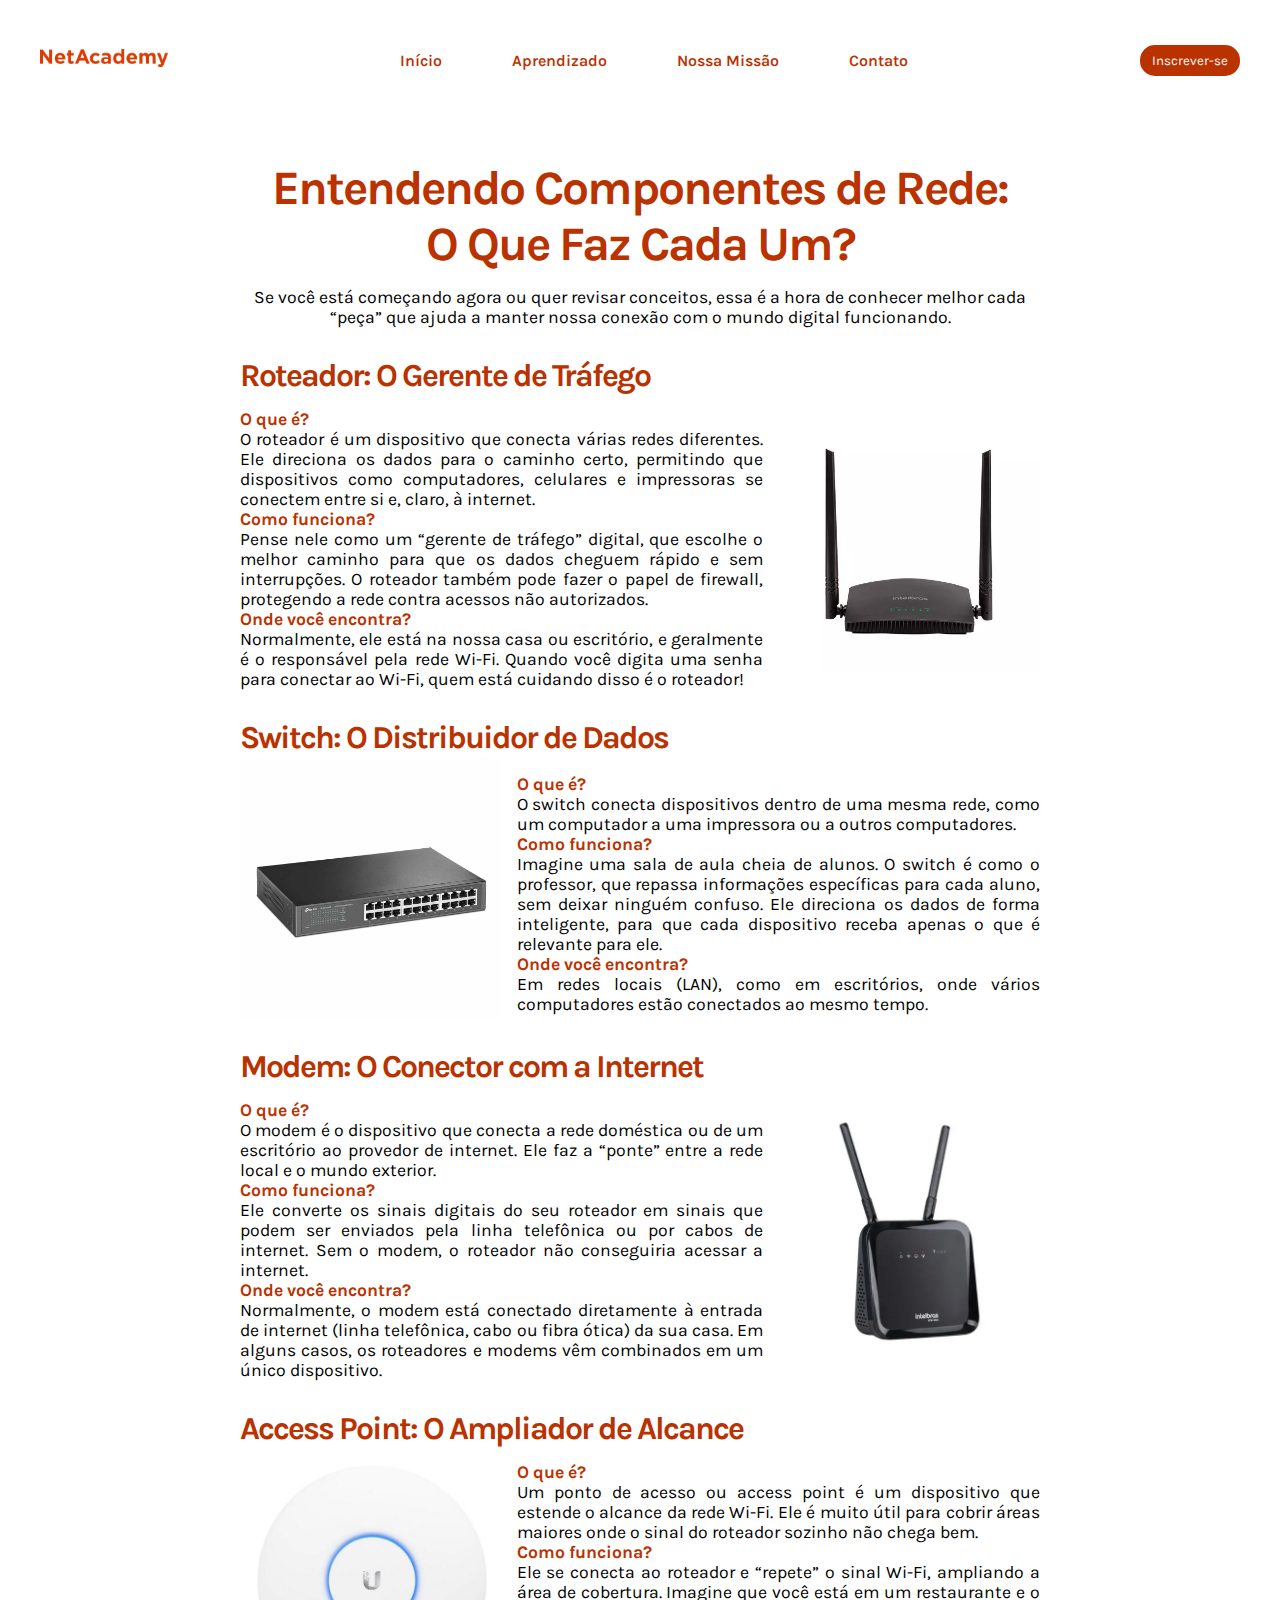
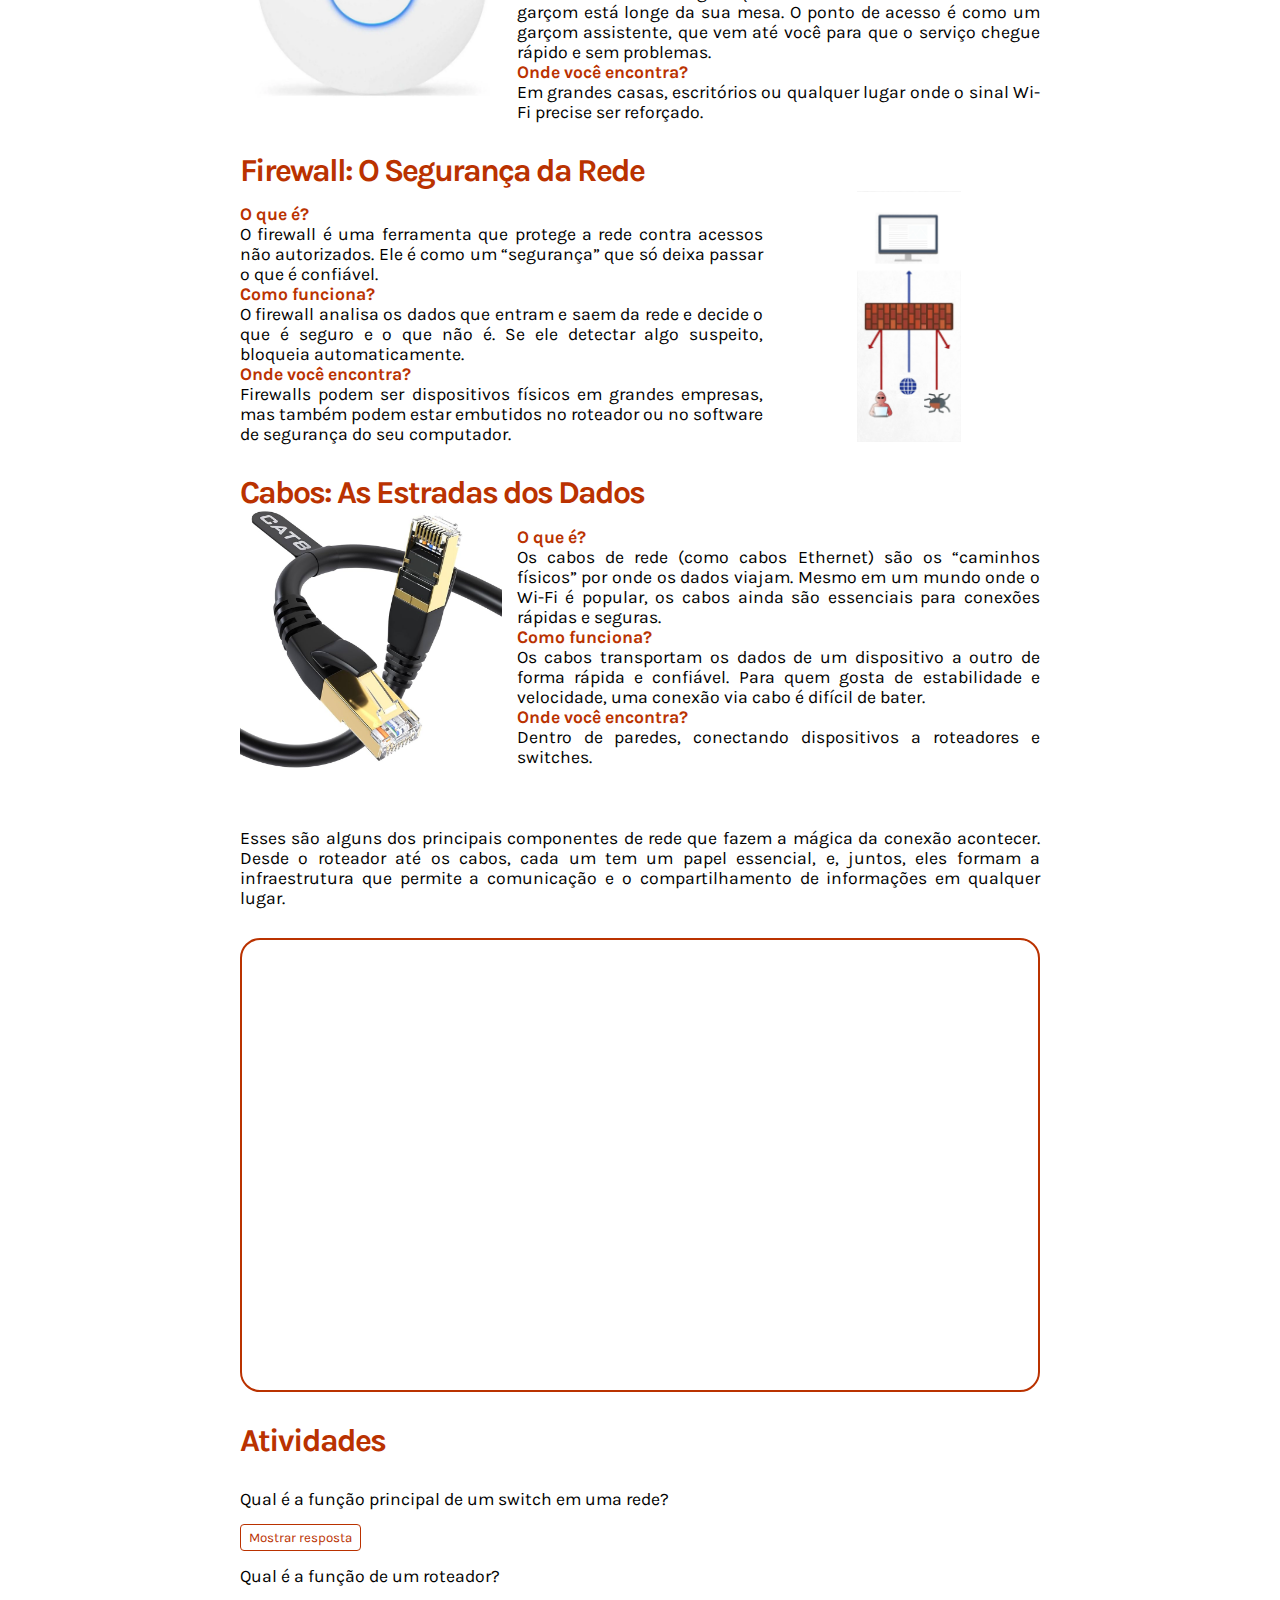
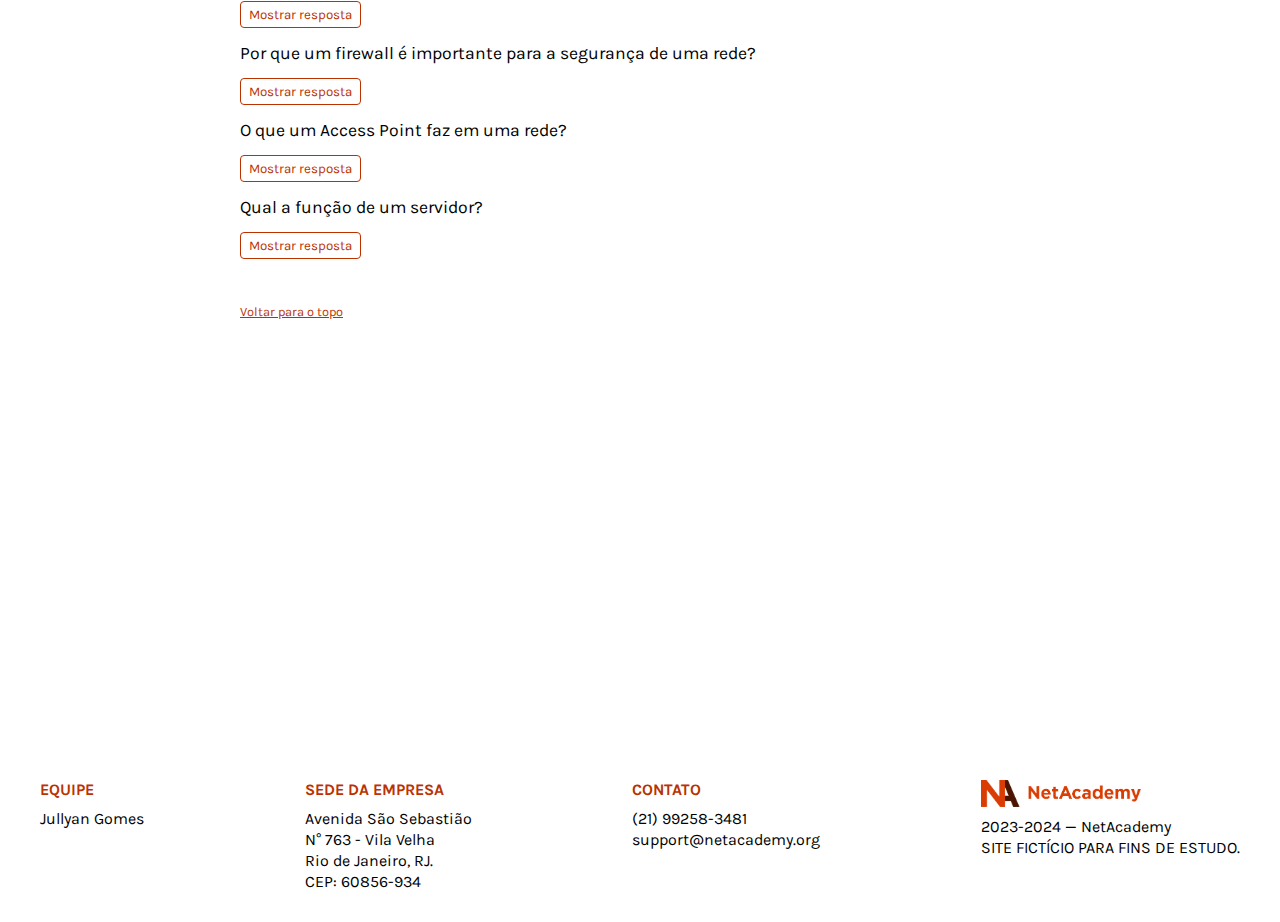
<file: aprendizado-post2.html>
<!DOCTYPE html>
<html lang="pt-br">
<head>
    <meta charset="UTF-8">
    <meta name="viewport" content="width=device-width, initial-scale=1.0">
    <link rel="shortcut icon" href="assets/icons/favicon_na.ico" type="image/x-icon">
    <link rel="stylesheet" href="footer.css">
    <link rel="stylesheet" href="header.css">
    <link rel="stylesheet" href="aprendizado-post2.css">
    <title>NetAcademy | Componentes de Rede</title>
</head>
<body>
    <main class="main">
        <div class="background">
            <header></header>
            <article class="blog">
                <div class="blog-headline">
                    <h1 class="blog-headline-title" id="top">Entendendo Componentes de Rede:<br>O Que Faz Cada Um?
                    </h1>
                    <p class="blog-headline-subtitle">Se você está começando agora ou quer revisar conceitos, essa é a hora de conhecer melhor cada “peça” que ajuda a manter nossa conexão com o mundo digital funcionando.
                    </p>
                </div>
                <div class="blog-text">
                    <h2 class="blog-text-title">Roteador: O Gerente de Tráfego</h2>
                    <div class="blog-grid-layout">
                        <p class="blog-text-paragraph">
                        <span class="blog-text-paragraph-focus">O que é?</span><br>O roteador é um dispositivo que conecta várias redes diferentes. Ele direciona os dados para o caminho certo, permitindo que dispositivos como computadores, celulares e impressoras se conectem entre si e, claro, à internet.<br>
                        <span class="blog-text-paragraph-focus">Como funciona?</span><br>Pense nele como um “gerente de tráfego” digital, que escolhe o melhor caminho para que os dados cheguem rápido e sem interrupções. O roteador também pode fazer o papel de firewall, protegendo a rede contra acessos não autorizados.<br>
                        <span class="blog-text-paragraph-focus">Onde você encontra?</span><br>Normalmente, ele está na nossa casa ou escritório, e geralmente é o responsável pela rede Wi-Fi. Quando você digita uma senha para conectar ao Wi-Fi, quem está cuidando disso é o roteador!
                        </p>
                        <img class="blog-grid-image" src="assets/blog-images/blog-roteador.webp" alt="imagem de um roteador">
                    </div>
                    <h2 class="blog-text-title">Switch: O Distribuidor de Dados</h2>
                    <div class="blog-grid-layout-reverse">
                        <img class="blog-grid-image" src="assets/blog-images/blog-switch.webp" alt="imagem de um switch">
                        <p class="blog-text-paragraph">
                        <span class="blog-text-paragraph-focus">O que é?</span><br>O switch conecta dispositivos dentro de uma mesma rede, como um computador a uma impressora ou a outros computadores.<br>
                        <span class="blog-text-paragraph-focus">Como funciona?</span><br>Imagine uma sala de aula cheia de alunos. O switch é como o professor, que repassa informações específicas para cada aluno, sem deixar ninguém confuso. Ele direciona os dados de forma inteligente, para que cada dispositivo receba apenas o que é relevante para ele.<br>
                        <span class="blog-text-paragraph-focus">Onde você encontra?</span><br>Em redes locais (LAN), como em escritórios, onde vários computadores estão conectados ao mesmo tempo.
                        </p>
                    </div>
                    <h2 class="blog-text-title">Modem: O Conector com a Internet</h2>
                    <div class="blog-grid-layout">
                        <p class="blog-text-paragraph">
                        <span class="blog-text-paragraph-focus">O que é?</span><br>O modem é o dispositivo que conecta a rede doméstica ou de um escritório ao provedor de internet. Ele faz a “ponte” entre a rede local e o mundo exterior.<br>
                        <span class="blog-text-paragraph-focus">Como funciona?</span><br>Ele converte os sinais digitais do seu roteador em sinais que podem ser enviados pela linha telefônica ou por cabos de internet. Sem o modem, o roteador não conseguiria acessar a internet.<br>
                        <span class="blog-text-paragraph-focus">Onde você encontra?</span><br>Normalmente, o modem está conectado diretamente à entrada de internet (linha telefônica, cabo ou fibra ótica) da sua casa. Em alguns casos, os roteadores e modems vêm combinados em um único dispositivo.
                        </p>
                        <img class="blog-grid-image" src="assets/blog-images/blog-modem.webp" alt="imagem de um roteador" style="max-width: 60%; justify-self: center;">
                    </div>
                    <h2 class="blog-text-title">Access Point: O Ampliador de Alcance</h2>
                    <div class="blog-grid-layout-reverse">
                        <img class="blog-grid-image" src="assets/blog-images/blog-access-point.webp" alt="imagem de um switch">
                        <p class="blog-text-paragraph">
                        <span class="blog-text-paragraph-focus">O que é?</span><br>Um ponto de acesso ou access point é um dispositivo que estende o alcance da rede Wi-Fi. Ele é muito útil para cobrir áreas maiores onde o sinal do roteador sozinho não chega bem.<br>
                        <span class="blog-text-paragraph-focus">Como funciona?</span><br>Ele se conecta ao roteador e “repete” o sinal Wi-Fi, ampliando a área de cobertura. Imagine que você está em um restaurante e o garçom está longe da sua mesa. O ponto de acesso é como um garçom assistente, que vem até você para que o serviço chegue rápido e sem problemas.<br>
                        <span class="blog-text-paragraph-focus">Onde você encontra?</span><br>Em grandes casas, escritórios ou qualquer lugar onde o sinal Wi-Fi precise ser reforçado.
                        </p>
                    </div>
                    <h2 class="blog-text-title">Firewall: O Segurança da Rede</h2>
                    <div class="blog-grid-layout">
                        <p class="blog-text-paragraph">
                        <span class="blog-text-paragraph-focus">O que é?</span><br>O firewall é uma ferramenta que protege a rede contra acessos não autorizados. Ele é como um “segurança” que só deixa passar o que é confiável.<br>
                        <span class="blog-text-paragraph-focus">Como funciona?</span><br>O firewall analisa os dados que entram e saem da rede e decide o que é seguro e o que não é. Se ele detectar algo suspeito, bloqueia automaticamente.<br>
                        <span class="blog-text-paragraph-focus">Onde você encontra?</span><br>Firewalls podem ser dispositivos físicos em grandes empresas, mas também podem estar embutidos no roteador ou no software de segurança do seu computador.
                        </p>
                        <img class="blog-grid-image" src="assets/blog-images/blog-firewall.png" alt="imagem de um roteador" style="max-width: 40%; justify-self: center;">
                    </div>
                    <h2 class="blog-text-title">Cabos: As Estradas dos Dados</h2>
                    <div class="blog-grid-layout-reverse">
                        <img class="blog-grid-image" src="assets/blog-images/blog-cabos.jpg" alt="imagem de um switch">
                        <p class="blog-text-paragraph">
                        <span class="blog-text-paragraph-focus">O que é?</span><br>Os cabos de rede (como cabos Ethernet) são os “caminhos físicos” por onde os dados viajam. Mesmo em um mundo onde o Wi-Fi é popular, os cabos ainda são essenciais para conexões rápidas e seguras.<br>
                        <span class="blog-text-paragraph-focus">Como funciona?</span><br>Os cabos transportam os dados de um dispositivo a outro de forma rápida e confiável. Para quem gosta de estabilidade e velocidade, uma conexão via cabo é difícil de bater.<br>
                        <span class="blog-text-paragraph-focus">Onde você encontra?</span><br>Dentro de paredes, conectando dispositivos a roteadores e switches.
                        </p>
                    </div>
                    <p class="blog-text-paragraph" style="margin-top: 60px;">Esses são alguns dos principais componentes de rede que fazem a mágica da conexão acontecer. Desde o roteador até os cabos, cada um tem um papel essencial, e, juntos, eles formam a infraestrutura que permite a comunicação e o compartilhamento de informações em qualquer lugar.</p>
                    <iframe class="blog-video" width="100%" height="454px" src="https://www.youtube.com/embed/q0S75nKpmcw" title="História da Internet" frameborder="0" allow="accelerometer; autoplay; clipboard-write; encrypted-media; gyroscope; picture-in-picture" allowfullscreen></iframe>                    
                    <h2 class="blog-text-title">Atividades</h2>
                    <ol class="blog-text-list">
                        <li class="blog-text-list-item atividade-pergunta">Qual é a função principal de um switch em uma rede?
                        </li>
                        <div class="blog-text-atividade">
                            <button class="blog-text-atividade-button" onclick="toggleAnswer(this)">Mostrar resposta</button>
                            <p class="blog-text-paragraph-focus atividade-resposta">Um switch conecta dispositivos dentro de uma rede e permite a troca de dados entre eles.</p>
                        </div>
                        <li class="blog-text-list-item atividade-pergunta">Qual é a função de um roteador?</li>
                        <div class="blog-text-atividade">
                            <button class="blog-text-atividade-button" onclick="toggleAnswer(this)">Mostrar resposta</button>
                            <p class="blog-text-paragraph-focus atividade-resposta">Conecta redes diferentes e direciona o tráfego entre elas, permitindo o acesso à internet e a comunicação entre redes distintas.</p>
                        </div>
                        <li class="blog-text-list-item atividade-pergunta">Por que um firewall é importante para a segurança de uma rede?</li>
                        <div class="blog-text-atividade">
                            <button class="blog-text-atividade-button" onclick="toggleAnswer(this)">Mostrar resposta</button>
                            <p class="blog-text-paragraph-focus atividade-resposta">O firewall filtra e monitora o tráfego de dados, bloqueando acessos indesejados e protegendo a rede contra ameaças externas.</p>
                        </div>
                        <li class="blog-text-list-item atividade-pergunta">O que um Access Point faz em uma rede?</li>
                        <div class="blog-text-atividade">
                            <button class="blog-text-atividade-button" onclick="toggleAnswer(this)">Mostrar resposta</button>
                            <p class="blog-text-paragraph-focus atividade-resposta">Um Access Point permite que dispositivos sem fio, como celulares e laptops, se conectem a uma rede, criando um ponto de acesso Wi-Fi.</p>
                        </div>
                        <li class="blog-text-list-item atividade-pergunta">Qual a função de um servidor?</li>
                        <div class="blog-text-atividade">
                            <button class="blog-text-atividade-button" onclick="toggleAnswer(this)">Mostrar resposta</button>
                            <p class="blog-text-paragraph-focus atividade-resposta">O servidor armazena e fornece dados ou serviços para outros dispositivos na rede, como arquivos, sites, ou aplicativos.</p>
                        </div>
                    </ol>
                    <a href="#top" class="blog-text-paragraph blog-text-toplink">Voltar para o topo</a>
                </div>
            </article>
        </div>
    </main>
    <footer></footer>
    <script src="script.js"></script>  
    <script src="aprendizado-post1.js"></script>
</body>
</html>
</file>
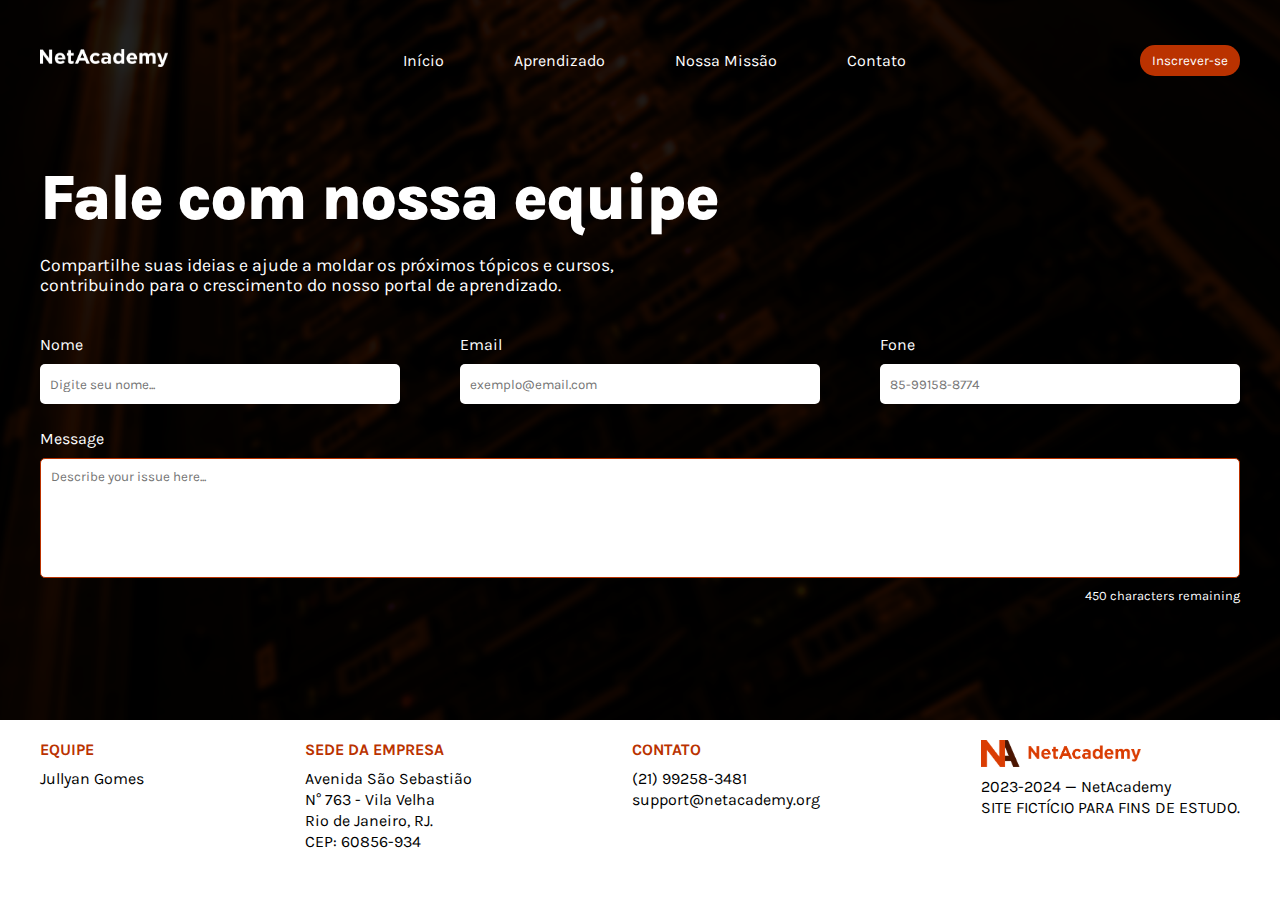
<file: menu-contato.html>
<!DOCTYPE html>
<html lang="pt-br">
<head>
    <meta charset="UTF-8">
    <meta name="viewport" content="width=device-width, initial-scale=1.0">
    <link rel="shortcut icon" href="assets/icons/favicon_na.ico" type="image/x-icon">
    <link rel="stylesheet" href="menu-contato.css">
    <link rel="stylesheet" href="footer.css">
    <link rel="stylesheet" href="header.css">
    <link rel="stylesheet" href="media-queries.css">
    <title>NetAcademy | Contato</title>
</head>
<body>
    <main class="main">
        <div class="background">
            <header></header>
            <section class="contato">
                <div class="contato_text">
                    <h1 class="contato_title">Fale com nossa equipe</h1>
                    <p class="contato_description">Compartilhe suas ideias e ajude a moldar os próximos tópicos e cursos, contribuindo para o crescimento do nosso portal de aprendizado.</p>
                </div>
                <form action="" class="form">
                    <div class="form_info">
                        <div class="form_container">
                            <label for="inputFirstName" class="form_label">Nome</label>
                            <input id="inputFirstName" name="firstName" class="form_input border_change" type="text" pattern="[A-Za-z09]{3,20}" placeholder="Digite seu nome..." required>
                        </div>
                        <div class="form_container">
                            <label for="inputEmail" class="form_label">Email</label>
                            <input id="inputEmail" type="email" class="form_input border_change" placeholder="exemplo@email.com" required>
                        </div>
                        <div class="form_container">
                            <label for="inputPhone" class="form_label">Fone</label>
                            <input id="inputPhone" type="tel" pattern="[0-9]{2}-[0-9]{5}-[0-9]{4}" class="form_input border_change" placeholder="85-99158-8774"  required>
                        </div>
                    </div>
                    <div class="message">
                        <label for="messageBox" class="form_label">Message</label>
                        <textarea name="messageBox" id="messageBox" class="messageBox border_change" placeholder="Describe your issue here..." maxlength="450" required></textarea>
                        <div id="charCount" class="charCount">450 characters remaining</div>
                    </div>
                </form>                
            </section>
        </div>
    </main>
    <footer></footer>
    <script src="script.js"></script>    
    <script src="menu-contato.js"></script>
</body>
</html>
</file>
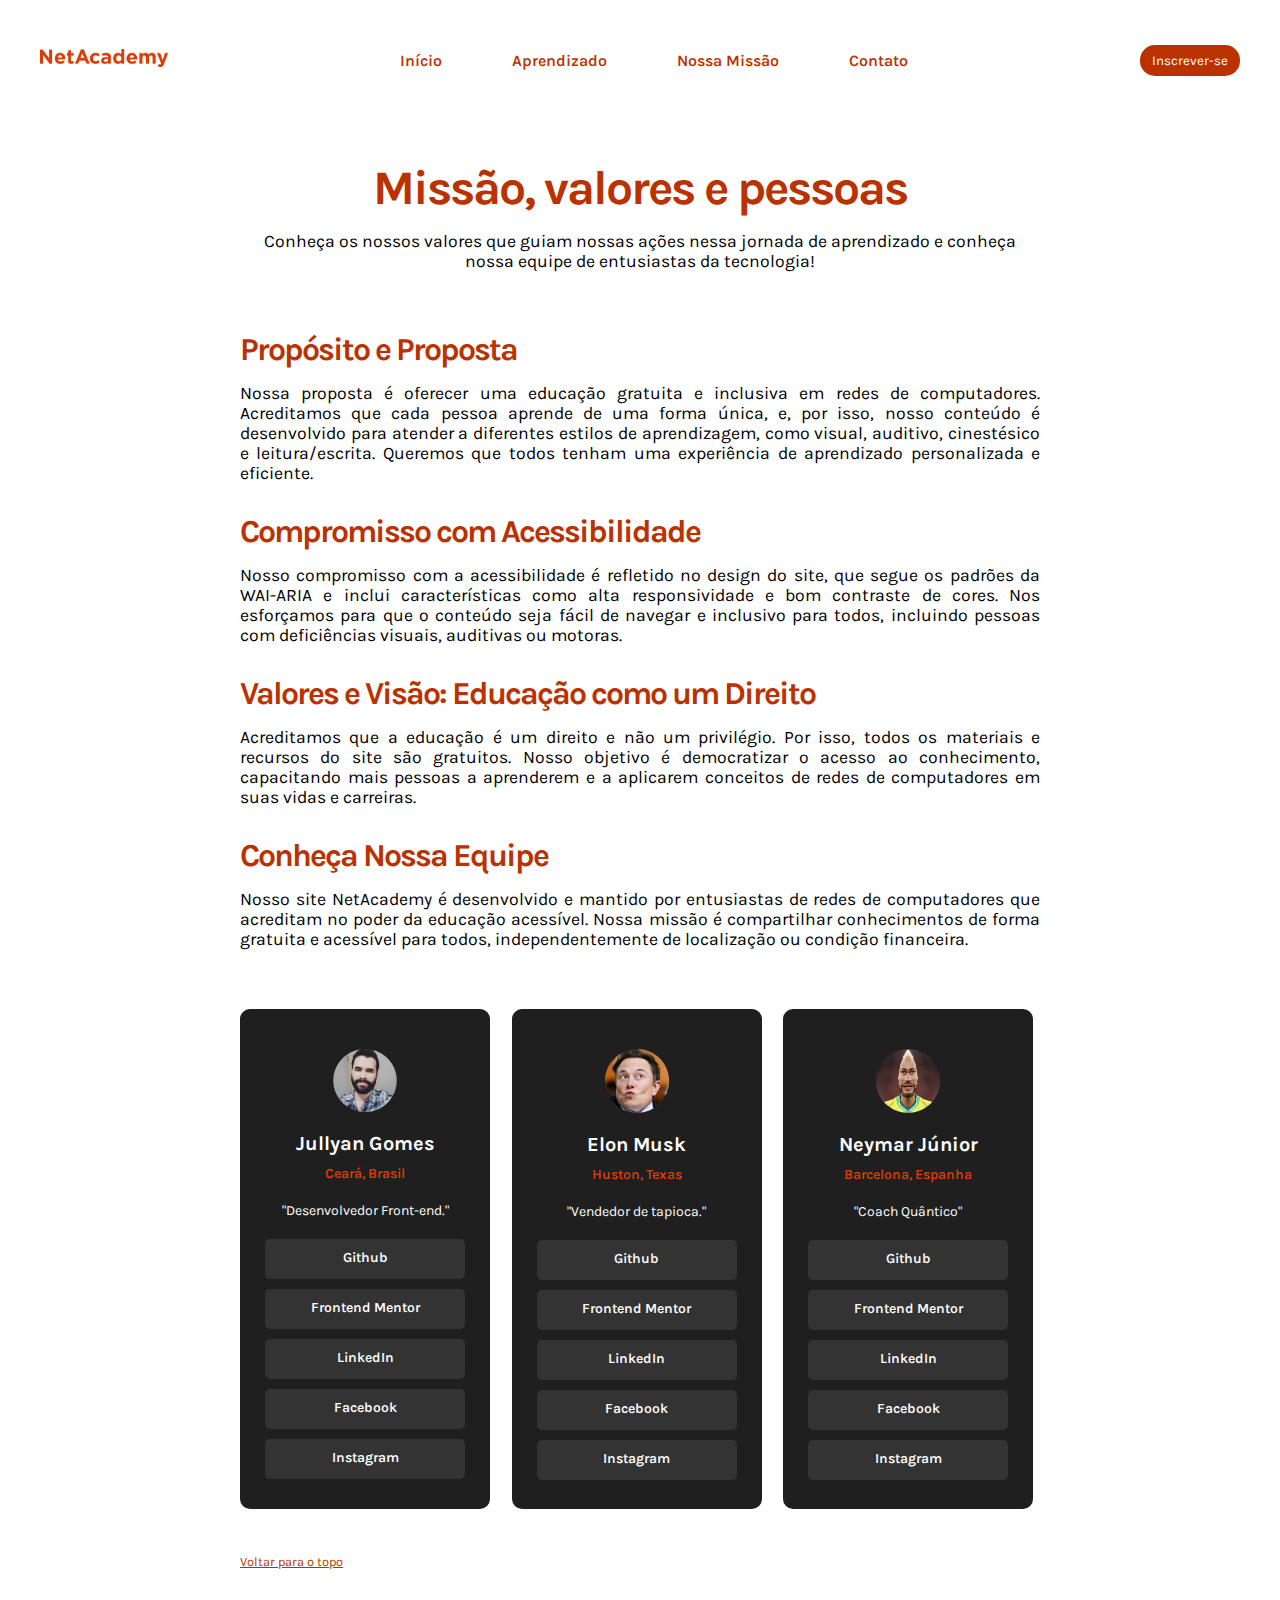
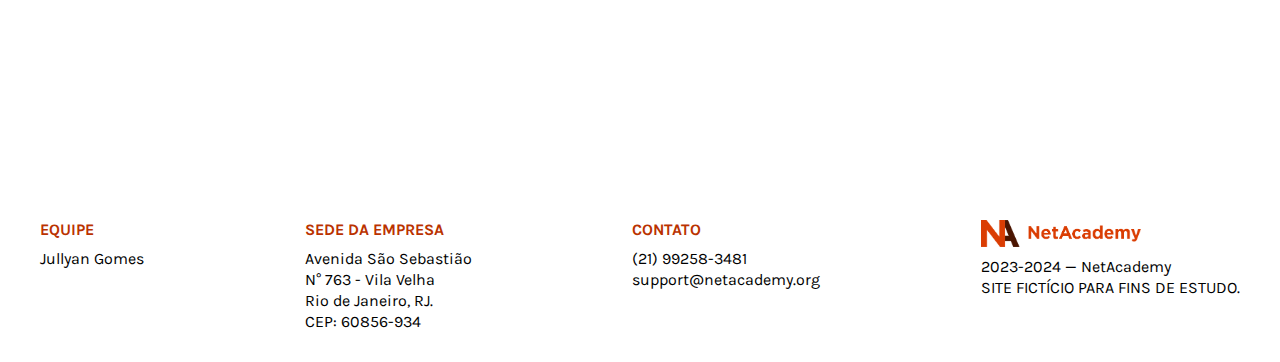
<file: menu-missao.html>
<!DOCTYPE html>
<html lang="pt-br">
<head>
    <meta charset="UTF-8">
    <meta name="viewport" content="width=device-width, initial-scale=1.0">
    <link rel="shortcut icon" href="assets/icons/favicon_na.ico" type="image/x-icon">
    <link rel="stylesheet" href="footer.css">
    <link rel="stylesheet" href="header.css">
    <link rel="stylesheet" href="menu-missao.css">
    <title>NetAcademy | Nossa Missão</title>
</head>
<body>
    <main class="main">
        <div class="background">
            <header></header>
            <article class="blog">
                <div class="blog-headline">
                    <h1 class="blog-headline-title" id="top">Missão, valores e pessoas</h1>
                    <p class="blog-headline-subtitle">Conheça os nossos valores que guiam nossas ações nessa jornada
                        de aprendizado e conheça nossa equipe de entusiastas da tecnologia!</p>
                </div>
                <div class="blog-text">
                    <h2 class="blog-text-title" style="margin-top: 60px;">Propósito e Proposta</h2>
                    <p class="blog-text-paragraph">Nossa proposta é oferecer uma educação gratuita e inclusiva em redes de computadores. Acreditamos que cada pessoa aprende de uma forma única, e, por isso, nosso conteúdo é desenvolvido para atender a diferentes estilos de aprendizagem, como visual, auditivo, cinestésico e leitura/escrita. Queremos que todos tenham uma experiência de aprendizado personalizada e eficiente.</p>
                    <h2 class="blog-text-title">Compromisso com Acessibilidade</h2>
                    <p class="blog-text-paragraph">Nosso compromisso com a acessibilidade é refletido no design do site, que segue os padrões da WAI-ARIA e inclui características como alta responsividade e bom contraste de cores. Nos esforçamos para que o conteúdo seja fácil de navegar e inclusivo para todos, incluindo pessoas com deficiências visuais, auditivas ou motoras.</p>
                    <h2 class="blog-text-title">Valores e Visão: Educação como um Direito</h2>
                    <p class="blog-text-paragraph">Acreditamos que a educação é um direito e não um privilégio. Por isso, todos os materiais e recursos do site são gratuitos. Nosso objetivo é democratizar o acesso ao conhecimento, capacitando mais pessoas a aprenderem e a aplicarem conceitos de redes de computadores em suas vidas e carreiras.</p>
                    <h2 class="blog-text-title">Conheça Nossa Equipe</h2>
                    <p class="blog-text-paragraph">Nosso site NetAcademy é desenvolvido e mantido por entusiastas de redes de computadores que acreditam no poder da educação acessível. Nossa missão é compartilhar conhecimentos de forma gratuita e acessível para todos, independentemente de localização ou condição financeira.</p>
                    <div class="profile-grid-layout">
                        <div class="background-profile">
                            <div class="profile">
                              <img class="profile__image" src="assets/blog-images/image-avatar.png" alt="foto do autor">
                              <h1 class="profile__name">Jullyan Gomes</h1>
                              <h2 class="profile__location">Ceará, Brasil</h2>        
                              <p class="profile__description">"Desenvolvedor Front-end."</p>
                            </div>
                            <div class="socialMedia">
                              <a href="https://github.com/jullyanvpr" class="socialMedia__container" target="_blank">Github</a>
                              <a href="https://www.frontendmentor.io/profile/jullyanvpr" class="socialMedia__container" target="_blank">Frontend Mentor</a>
                              <a href="https://www.linkedin.com/" class="socialMedia__container" target="_blank">LinkedIn</a>
                              <a href="https://www.facebook.com/" class="socialMedia__container" target="_blank">Facebook</a>
                              <a href="https://www.instagram.com/" class="socialMedia__container" target="_blank">Instagram</a>
                            </div>
                          </div>
                          <div class="background-profile">
                            <div class="profile">
                              <img class="profile__image" src="assets/blog-images/image-avatar-elon.png" alt="foto do autor">
                              <h1 class="profile__name">Elon Musk</h1>
                              <h2 class="profile__location">Huston, Texas</h2>        
                              <p class="profile__description">"Vendedor de tapioca."</p>
                            </div>
                            <div class="socialMedia">
                              <a href="https://github.com" class="socialMedia__container" target="_blank">Github</a>
                              <a href="https://www.frontendmentor.io" class="socialMedia__container" target="_blank">Frontend Mentor</a>
                              <a href="https://www.linkedin.com/" class="socialMedia__container" target="_blank">LinkedIn</a>
                              <a href="https://www.facebook.com/" class="socialMedia__container" target="_blank">Facebook</a>
                              <a href="https://www.instagram.com/" class="socialMedia__container" target="_blank">Instagram</a>
                            </div>
                          </div>
                          <div class="background-profile">
                            <div class="profile">
                              <img class="profile__image" src="assets/blog-images/image-avatar-neymar.png" alt="foto do autor">
                              <h1 class="profile__name">Neymar Júnior</h1>
                              <h2 class="profile__location">Barcelona, Espanha</h2>        
                              <p class="profile__description">"Coach Quântico"</p>
                            </div>
                            <div class="socialMedia">
                              <a href="https://www.github.com/" class="socialMedia__container" target="">Github</a>
                              <a href="https://www.frontendmentor.io/" class="socialMedia__container" target="_blank">Frontend Mentor</a>
                              <a href="https://www.linkedin.com/" class="socialMedia__container" target="_blank">LinkedIn</a>
                              <a href="https://www.facebook.com/" class="socialMedia__container" target="_blank">Facebook</a>
                              <a href="https://www.instagram.com/" class="socialMedia__container" target="_blank">Instagram</a>
                            </div>
                          </div>
                    </div>
                    
                    <a href="#top" class="blog-text-paragraph blog-text-toplink">Voltar para o topo</a>
                </div>
                
            </article>
        </div>
    </main>
    <footer></footer>
    <script src="script.js"></script>  
    <script src="aprendizado-post1.js"></script>
</body>
</html>
</file>
<file: footer.css>
@import url('https://fonts.googleapis.com/css2?family=Karla:ital,wght@0,200..800;1,200..800&display=swap');

:root {
    --blue: #ba3200;
    --lightorange: #ffe1d6;
    --lightblue: #e2f4ff;
    --darkgrey: #252d44;
    --white: #ffffff;
}

* {
    padding: 0;
    margin: 0;
    box-sizing: border-box;
    text-decoration: none;
    list-style: none;
    font-family: "karla";
}

.footer {
    height: 18vh;
    background-color: var(--white);
    display: flex;
    justify-content: center;

}

.footer_background {
    width: 90rem;
    display: flex;
    justify-content: space-between;
    margin:0px 40px;
}

.footer_container {
    display: flex;
    flex-direction: column;
    margin-top: 20px;
}

.footer_title {
    font-size: 1rem;
    color: var(--blue);
    margin-bottom: 10px;
    text-transform: uppercase;
}

.footer_text {
    margin-bottom: 2px;
    text-decoration: none;
    color: black;
}

.footer_logo {
    width: 10rem;
    margin-bottom: 10px;
}

@media (max-width: 940px) {
    .footer {
        height: 35vh;
    }

    .footer_background {
        flex-direction: column;
        align-items: center;
        margin: 0;
    }

    .footer_container {
        align-items: center;
    }

    .add_margin_bot {
        margin-bottom: 30px;
    }
}
</file>
<file: header.css>
@import url('https://fonts.googleapis.com/css2?family=Karla:ital,wght@0,200..800;1,200..800&display=swap');

:root {
    --blue: #ba3200;
    --lightorange: #ffe1d6;
    --lightblue: #e2f4ff;
    --darkgrey: #252d44;
    --white: #ffffff;
}

* {
    padding: 0;
    margin: 0;
    box-sizing: border-box;
    text-decoration: none;
    list-style: none;
    font-family: "karla";
}

.navbar {
    height: 5rem;
    width: 100%;
    display: flex;
    justify-content: space-between;
    align-items: center;    
    margin-top: 20px;
}

.navbar_img_logo {
    max-width: 8rem;
    /* Torna o arquivo PNG em branco */
    filter: invert(100%) sepia(100%) saturate(1%) hue-rotate(152deg) brightness(101%) contrast(102%);
}

.navbar_menu {
    display: flex;
    gap: 70px;
}

.navbar_menu_item {
    text-decoration: none;
    color: var(--white);
    transition: font-size .1s ease-in-out;    
}

.navbar_menu_item:hover {
    font-size: 110%;
}


.navbar_button {
    padding: 8px 12px;
    color: var(--white);
    background-color: var(--blue);
    border: none;
    border-radius: 15px;
    cursor: pointer;
}
</file>
<file: aprendizado-post2.css>
@import url('https://fonts.googleapis.com/css2?family=Karla:ital,wght@0,200..800;1,200..800&display=swap');

:root {
    --orange: #ba3200;
    --lightorange: #ffe1d6;
    --lightblue: #e2f4ff;
    --darkgrey: #252d44;
    --white: #ffffff;
}

* {
    padding: 0;
    margin: 0;
    box-sizing: border-box;
    text-decoration: none;
    list-style: none;
    font-family: "karla";
}

.main {
    height: 440svh;
    width: calc(100vw-30px);
    background-color: var(--white);
    display: flex;
    justify-content: center;
}

.background {
    width: 90rem;
    display: flex;
    flex-direction: column;
    margin: 0 40px;  
}

.navbar_menu_item {
    color: var(--orange);
    font-weight: 600;
}

.navbar_img_logo {
    filter: invert(35%) sepia(96%) saturate(5261%) hue-rotate(12deg) brightness(95%) contrast(98%);
}

.blog {
    display: flex;
    flex-direction: column;
    align-items: center;
}

.blog-headline {
    width: 800px;
    display: flex;
    flex-direction: column;
    align-items: center;
    /* align-items: flex-start; */
}

.blog-headline-image {
    max-width: 100%;
}

.blog-headline-title{
    color: var(--orange);
    font-weight: 700;   
    font-size: 3rem;
    letter-spacing: -2px;
    margin-top: 60px;
    text-align: center;
}

.blog-headline-subtitle {
    text-align: center;
    font-size: 1.1rem;
    margin-top: 15px;
}

.blog-text {
    width: 800px;
    display: flex;
    flex-direction: column;
    /* align-items: flex-start; */
}

.blog-grid-layout {
    display: grid;
    grid-template-columns: 2fr 1fr;
    gap: 15px;
    align-items: center;
}

.blog-grid-layout-reverse {
    display: grid;
    grid-template-columns: 1fr 2fr;
    gap: 15px;
    align-items: center;
    /* margin-top: 30px; */
}

.blog-grid-image {
    max-width: 100%;
}

.blog-text-title {
    color: var(--orange);
    font-weight: 700;
    font-size: 2rem;
    letter-spacing: -2px;
    margin-top: 30px;
}

.blog-text-paragraph {
    text-align: justify;
    font-size: 1.1rem;
    margin-top: 15px;
}

.blog-text-paragraph-focus {
    font-weight: 700;
    color: var(--orange);
    text-decoration: none;
}

.blog-text-image {
    margin-top: 15px;
}

.blog-text-list {
    text-decoration: none;
    margin-top: 15px;
}

.blog-text-list-item {
    font-size: 1.1rem;
    margin-top: 15px;
}

.blog-text-list-bullet {
    color: var(--orange);
    font-size: 1rem;
}

.blog-video {
    margin-top: 30px;
    border: solid 2px var(--orange);
    border-radius: 20px;
}

.blog-text-atividade {
    display: flex;
    align-items: center;
    margin-top: 15px;
}

.blog-text-atividade-button {
    padding: 5px 8px;
    color: var(--orange);
    border: solid var(--orange) 1.5px;
    border-radius: 4px;
    cursor: pointer;
    background-color: var(--white);
    transition: .2s;
    flex-shrink: 0;
    flex-grow: 0;
}

.blog-text-atividade-button:hover {
    background-color: var(--lightorange);

}
.atividade-resposta {
    margin-left: 15px;
    display: none;
}

.blog-text-toplink {
    margin-top: 45px;
    font-size: .8rem;
    text-decoration: underline;
    color: var(--orange);
}
</file>
<file: menu-contato.css>
@import url('https://fonts.googleapis.com/css2?family=Karla:ital,wght@0,200..800;1,200..800&display=swap');

:root {
    --blue: #ba3200;
    --lightorange: #ffe1d6;
    --lightblue: #e2f4ff;
    --darkgrey: #252d44;
    --white: #ffffff;
}

* {
    padding: 0;
    margin: 0;
    box-sizing: border-box;
    text-decoration: none;
    list-style: none;
    font-family: "karla";
}

.main {
    height: 80svh;
    width: calc(100vw-30px);
    background-image: url(assets/bg/contato-bg.png);
    background-size: cover;
    background-repeat: no-repeat;
    background-position: center center;
    display: flex;
    justify-content: center;
}

.background {
    width: 90rem;
    display: flex;
    flex-direction: column;
    /* align-items: center; */
    /* justify-content: space-between; */
    margin: 0 40px;  
}


.contato {
    display: flex;
    flex-direction: column;
}

.contato_text {
    margin-top: 60px;
}

.contato_title{
    color: var(--white);
    font-weight: 800;
    font-size: 4rem;
    letter-spacing: -2px;
}

.contato_description {
    color: var(--white);
    width: 580px;
    font-size: 1.1rem;
    margin-top: 20px;
}

.form {
    display: flex;
    flex-direction: column;    
}

.form_info {
    display: flex;
    justify-content: space-between;
}

.form_container {
    width: 30%;
    display: flex;
    flex-direction: column;
    margin-top: 40px;
}

.form_input {
    width: 100%;
    margin-top: 10px;
    padding: 0 10px;
    height: 2.5rem;
    border: none;
    border-radius: 5px;
    outline: none;
}

.form_label {
    color: var(--white);
}

.message {
    display: flex;
    flex-direction: column;
    margin-top: 25px;
}

.messageLabel {
    font-size: .8rem;
    color: var(--darkgrey);
}

.messageBox {
    margin-top: 10px;
    padding: 10px;
    height: 7.5rem;
    border-radius: 5px;
    border-width: .5px;
    border-style: solid;
    border-color: var(--blue);
    outline: none;
    resize: none;
}

.border_change:hover {
    background-color: var(--lightorange);
    border: solid .5px var(--blue);
}

.charCount {
    align-self: flex-end;
    margin-top: 10px;
    font-size: .8rem;
    color: var(--white);
}
</file>
<file: media-queries.css>
@import url('https://fonts.googleapis.com/css2?family=Karla:ital,wght@0,200..800;1,200..800&display=swap');

:root {
    --blue: #ba3200;
    --lightorange: #ffe1d6;
    --lightblue: #e2f4ff;
    --darkgrey: #252d44;
    --white: #ffffff;
}

* {
    padding: 0;
    margin: 0;
    box-sizing: border-box;
    text-decoration: none;
    list-style: none;
    font-family: "karla";
}


@media (max-width: 1130px) {
    /* .main {
        height: 60svh;
    } */

    .navbar_menu {
        gap: 40px
    }     

    .contato_title{
        font-size: 3rem;
    }

    .contato_description {
        font-size: 1rem;
    }
}
</file>
<file: menu-missao.css>
@import url('https://fonts.googleapis.com/css2?family=Karla:ital,wght@0,200..800;1,200..800&display=swap');

:root {
    --orange: #ba3200;
    --orange2: #da3d03;
    --lightorange: #ffe1d6;
    --lightblue: #e2f4ff;
    --darkgrey: #1f1f1f;
    --lightgrey: #333333;
    --white: #ffffff;
}

* {
    padding: 0;
    margin: 0;
    box-sizing: border-box;
    text-decoration: none;
    list-style: none;
    font-family: "karla";
}

.main {
    height: 200svh;
    width: calc(100vw-30px);
    background-color: var(--white);
    display: flex;
    justify-content: center;
}

.background {
    width: 90rem;
    display: flex;
    flex-direction: column;
    margin: 0 40px;  
}

.navbar_menu_item {
    color: var(--orange);
    font-weight: 600;
}

.navbar_img_logo {
    filter: invert(35%) sepia(96%) saturate(5261%) hue-rotate(12deg) brightness(95%) contrast(98%);
}

.blog {
    display: flex;
    flex-direction: column;
    align-items: center;
}

.blog-headline {
    width: 800px;
    display: flex;
    flex-direction: column;
    align-items: center;
    /* align-items: flex-start; */
}

.blog-headline-image {
    max-width: 100%;
}

.blog-headline-title{
    color: var(--orange);
    font-weight: 700;   
    font-size: 3rem;
    letter-spacing: -2px;
    margin-top: 60px;
}

.blog-headline-subtitle {
    text-align: center;
    font-size: 1.1rem;
    margin-top: 15px;
}

.blog-text {
    width: 800px;
    display: flex;
    flex-direction: column;
    /* align-items: flex-start; */
}

.blog-text-title {
    color: var(--orange);
    font-weight: 700;
    font-size: 2rem;
    letter-spacing: -2px;
    margin-top: 30px;
}

.blog-text-paragraph {
    text-align: justify;
    font-size: 1.1rem;
    margin-top: 15px;
}

.blog-text-paragraph-focus {
    font-weight: 700;
    color: var(--orange);
    text-decoration: none;
}


.blog-text-toplink {
    margin-top: 45px;
    font-size: .8rem;
    text-decoration: underline;
    color: var(--orange);
}

.profile-grid-layout {
    display: grid;
    grid-template-columns: 1fr 1fr 1fr;
    margin-top: 60px;
    column-gap: 15px;
}

.background-profile {
    width: 250px;
    height: 500px;
    background-color: var(--darkgrey);
    display: flex;
    flex-direction: column;
    align-items: center;
    border-radius: 10px;
}

.profile {
    display: flex;
    flex-direction: column;
    align-items: center;
    margin-top: 40px;
}

.profile__image {
    width: 64px;
}

.profile__name {
    margin-top: 20px;
    font-size: 20px;
    font-weight: 700;
    color: var(--white);

}

.profile__location {
    margin-top: 10px;
    font-size: 14px;
    font-weight: 600;
    color: var(--orange2);
}

.profile__description {
    margin-top: 20px;
    font-size: 14px;
    color: var(--white);
}

.socialMedia{
    width: 100%;
    display: flex;
    flex-direction: column;
    align-items: center;
    margin-top: 20px;
    margin-bottom: 30px;
}

.socialMedia__container {
    /* Layout do botão*/
    height: 40px;
    width: 80%;
    background-color: var(--lightgrey);
    display: flex;
    justify-content: center;
    padding-top: 10px;
    margin-bottom: 10px;
    border-radius: 5px;
    border: none;
    cursor: pointer;
    /* Texto do botão */
    font-size: 14px;
    font-weight: 600;
    color: var(--white);
}

.socialMedia__container:hover {
    background-color: var(--orange2);
    color: var(--darkGrey);
    transition: .3s;
}

@media (max-width: 510px) {
    .background{
        width: 21rem;
    }    
}
</file>
